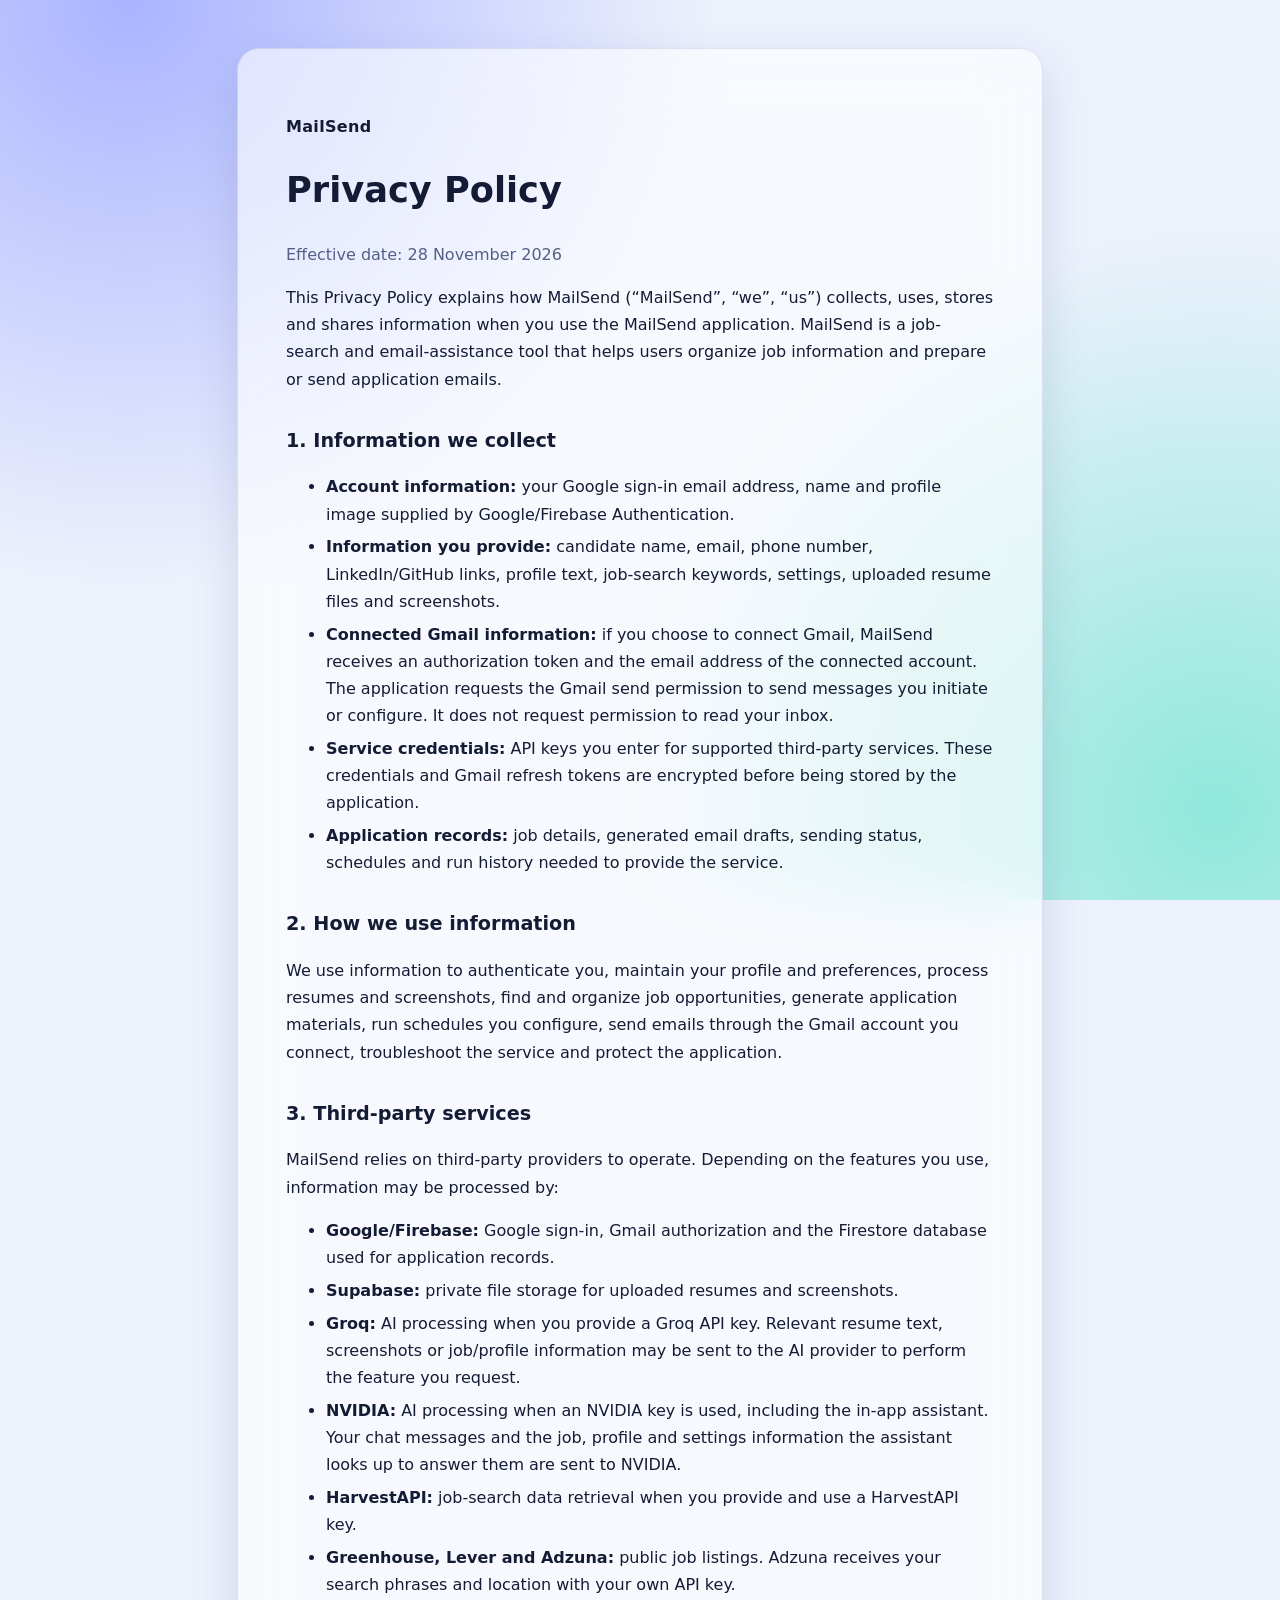
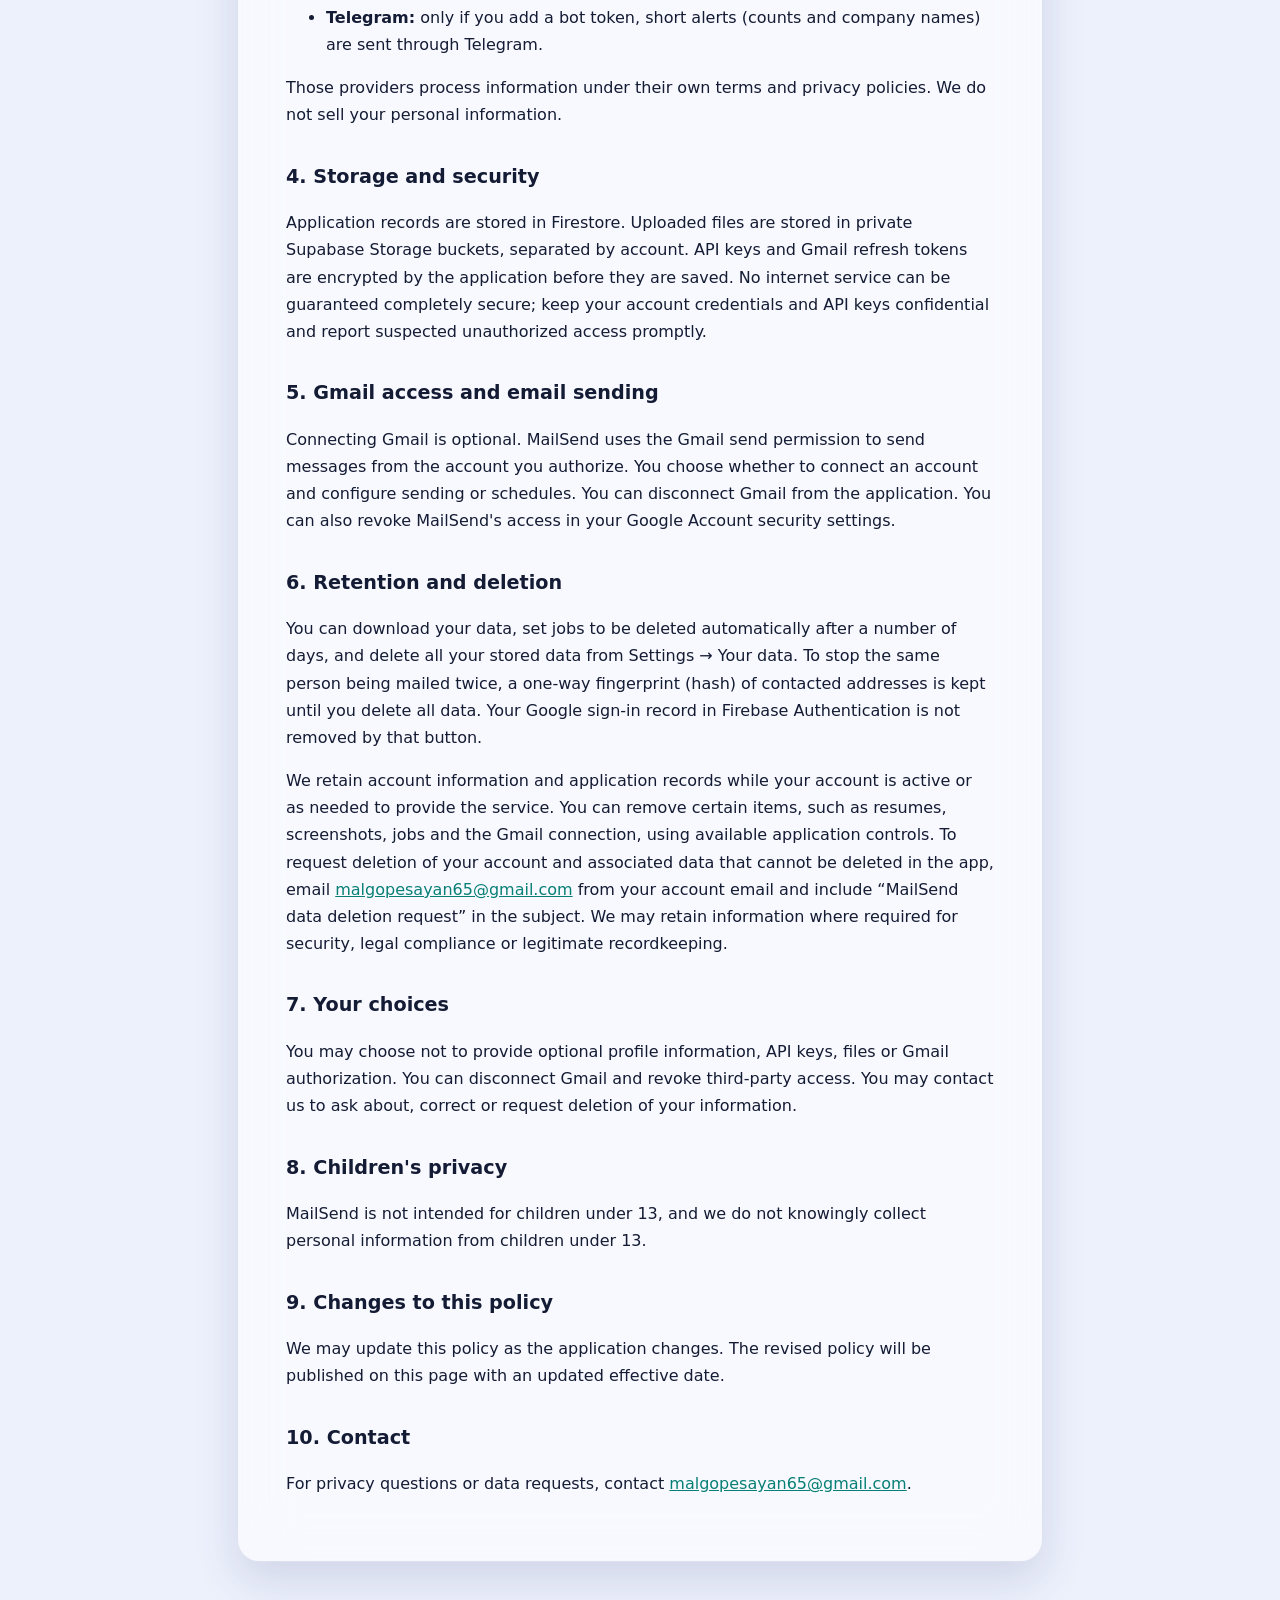
<file: static/privacy.html>
<!doctype html>
<html lang="en">
<head>
<meta charset="utf-8"><meta name="viewport" content="width=device-width,initial-scale=1">
<title>Privacy Policy | MailSend</title>
<script>(function(){var t;try{t=localStorage.getItem('jm-theme')}catch(e){}if(t!=='light'&&t!=='dark')t=matchMedia('(prefers-color-scheme: light)').matches?'light':'dark';document.documentElement.dataset.theme=t})();</script>
<link rel="stylesheet" href="/static/theme.css">
<style>*{box-sizing:border-box}body{margin:0;min-height:100vh;background:radial-gradient(circle at 10% 0,var(--b1),transparent 40%),radial-gradient(circle at 95% 90%,var(--b2),transparent 40%),var(--bg);background-attachment:fixed;color:var(--text);font:16px/1.7 system-ui,-apple-system,Segoe UI,Roboto,sans-serif}.wrap{max-width:850px;margin:48px auto;padding:0 22px}.paper{background:var(--glass);-webkit-backdrop-filter:blur(30px);backdrop-filter:blur(30px);border:1px solid var(--edge);border-radius:22px;padding:clamp(24px,5vw,48px);box-shadow:var(--shadow)}h1{line-height:1.2;font-size:2.2rem}h2{margin-top:2rem;font-size:1.2rem}a{color:var(--a2)}small,.muted{color:var(--muted)}.brand{font-weight:700;letter-spacing:.02em}li{margin:.35rem 0}</style></head>
<body><main class="wrap"><article class="paper">
<p class="brand">MailSend</p><h1>Privacy Policy</h1>
<p class="muted">Effective date: 28 November 2026</p>
<p>This Privacy Policy explains how MailSend (“MailSend”, “we”, “us”) collects, uses, stores and shares information when you use the MailSend application. MailSend is a job-search and email-assistance tool that helps users organize job information and prepare or send application emails.</p>
<h2>1. Information we collect</h2>
<ul>
<li><strong>Account information:</strong> your Google sign-in email address, name and profile image supplied by Google/Firebase Authentication.</li>
<li><strong>Information you provide:</strong> candidate name, email, phone number, LinkedIn/GitHub links, profile text, job-search keywords, settings, uploaded resume files and screenshots.</li>
<li><strong>Connected Gmail information:</strong> if you choose to connect Gmail, MailSend receives an authorization token and the email address of the connected account. The application requests the Gmail send permission to send messages you initiate or configure. It does not request permission to read your inbox.</li>
<li><strong>Service credentials:</strong> API keys you enter for supported third-party services. These credentials and Gmail refresh tokens are encrypted before being stored by the application.</li>
<li><strong>Application records:</strong> job details, generated email drafts, sending status, schedules and run history needed to provide the service.</li>
</ul>
<h2>2. How we use information</h2>
<p>We use information to authenticate you, maintain your profile and preferences, process resumes and screenshots, find and organize job opportunities, generate application materials, run schedules you configure, send emails through the Gmail account you connect, troubleshoot the service and protect the application.</p>
<h2>3. Third-party services</h2>
<p>MailSend relies on third-party providers to operate. Depending on the features you use, information may be processed by:</p>
<ul>
<li><strong>Google/Firebase:</strong> Google sign-in, Gmail authorization and the Firestore database used for application records.</li>
<li><strong>Supabase:</strong> private file storage for uploaded resumes and screenshots.</li>
<li><strong>Groq:</strong> AI processing when you provide a Groq API key. Relevant resume text, screenshots or job/profile information may be sent to the AI provider to perform the feature you request.</li>
<li><strong>NVIDIA:</strong> AI processing when an NVIDIA key is used, including the in-app assistant. Your chat messages and the job, profile and settings information the assistant looks up to answer them are sent to NVIDIA.</li>
  <li><strong>HarvestAPI:</strong> job-search data retrieval when you provide and use a HarvestAPI key.</li>
  <li><strong>Greenhouse, Lever and Adzuna:</strong> public job listings. Adzuna receives your search phrases and location with your own API key.</li>
  <li><strong>Telegram:</strong> only if you add a bot token, short alerts (counts and company names) are sent through Telegram.</li>
</ul>
<p>Those providers process information under their own terms and privacy policies. We do not sell your personal information.</p>
<h2>4. Storage and security</h2>
<p>Application records are stored in Firestore. Uploaded files are stored in private Supabase Storage buckets, separated by account. API keys and Gmail refresh tokens are encrypted by the application before they are saved. No internet service can be guaranteed completely secure; keep your account credentials and API keys confidential and report suspected unauthorized access promptly.</p>
<h2>5. Gmail access and email sending</h2>
<p>Connecting Gmail is optional. MailSend uses the Gmail send permission to send messages from the account you authorize. You choose whether to connect an account and configure sending or schedules. You can disconnect Gmail from the application. You can also revoke MailSend's access in your Google Account security settings.</p>
<h2>6. Retention and deletion</h2>
<p>You can download your data, set jobs to be deleted automatically after a number of days, and delete all your stored data from Settings → Your data. To stop the same person being mailed twice, a one-way fingerprint (hash) of contacted addresses is kept until you delete all data. Your Google sign-in record in Firebase Authentication is not removed by that button.</p>
<p>We retain account information and application records while your account is active or as needed to provide the service. You can remove certain items, such as resumes, screenshots, jobs and the Gmail connection, using available application controls. To request deletion of your account and associated data that cannot be deleted in the app, email <a href="mailto:malgopesayan65@gmail.com">malgopesayan65@gmail.com</a> from your account email and include “MailSend data deletion request” in the subject. We may retain information where required for security, legal compliance or legitimate recordkeeping.</p>
<h2>7. Your choices</h2>
<p>You may choose not to provide optional profile information, API keys, files or Gmail authorization. You can disconnect Gmail and revoke third-party access. You may contact us to ask about, correct or request deletion of your information.</p>
<h2>8. Children's privacy</h2>
<p>MailSend is not intended for children under 13, and we do not knowingly collect personal information from children under 13.</p>
<h2>9. Changes to this policy</h2>
<p>We may update this policy as the application changes. The revised policy will be published on this page with an updated effective date.</p>
<h2>10. Contact</h2>
<p>For privacy questions or data requests, contact <a href="mailto:malgopesayan65@gmail.com">malgopesayan65@gmail.com</a>.</p>
</article></main></body></html>
</file>
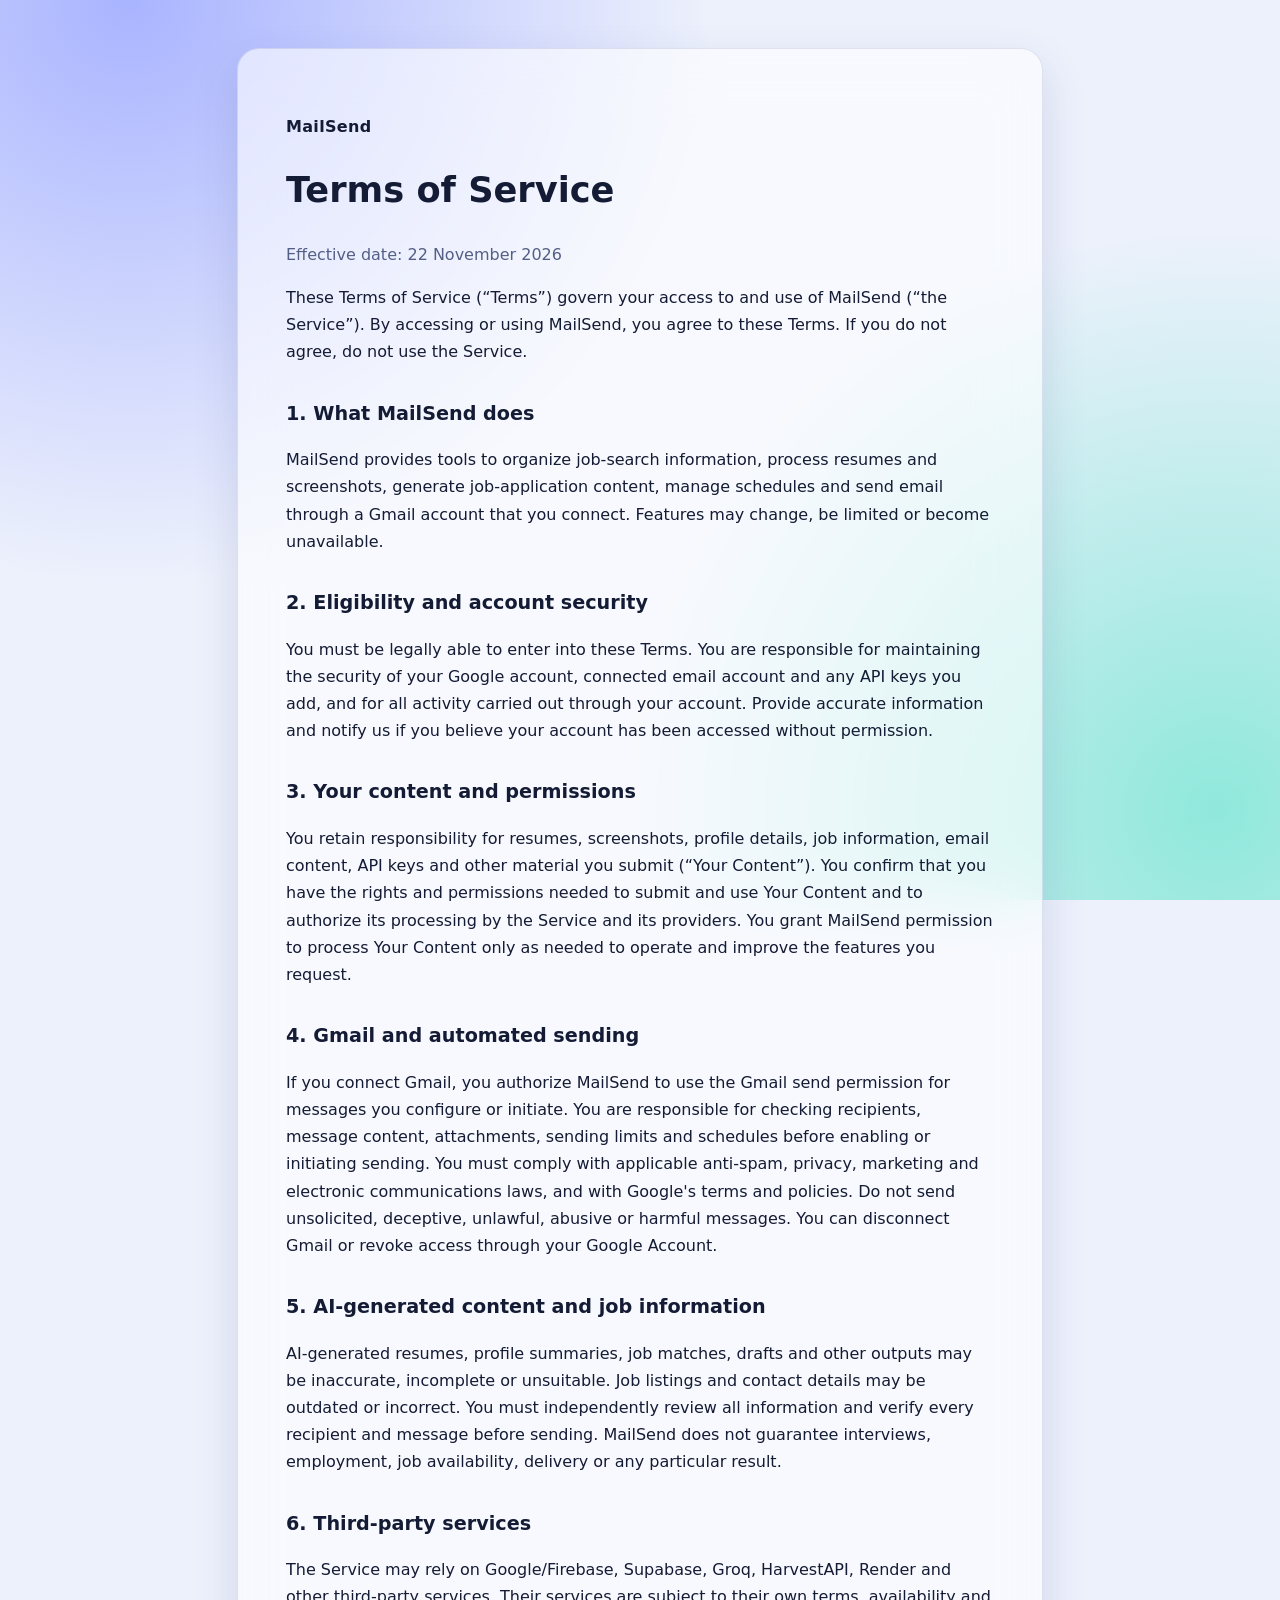
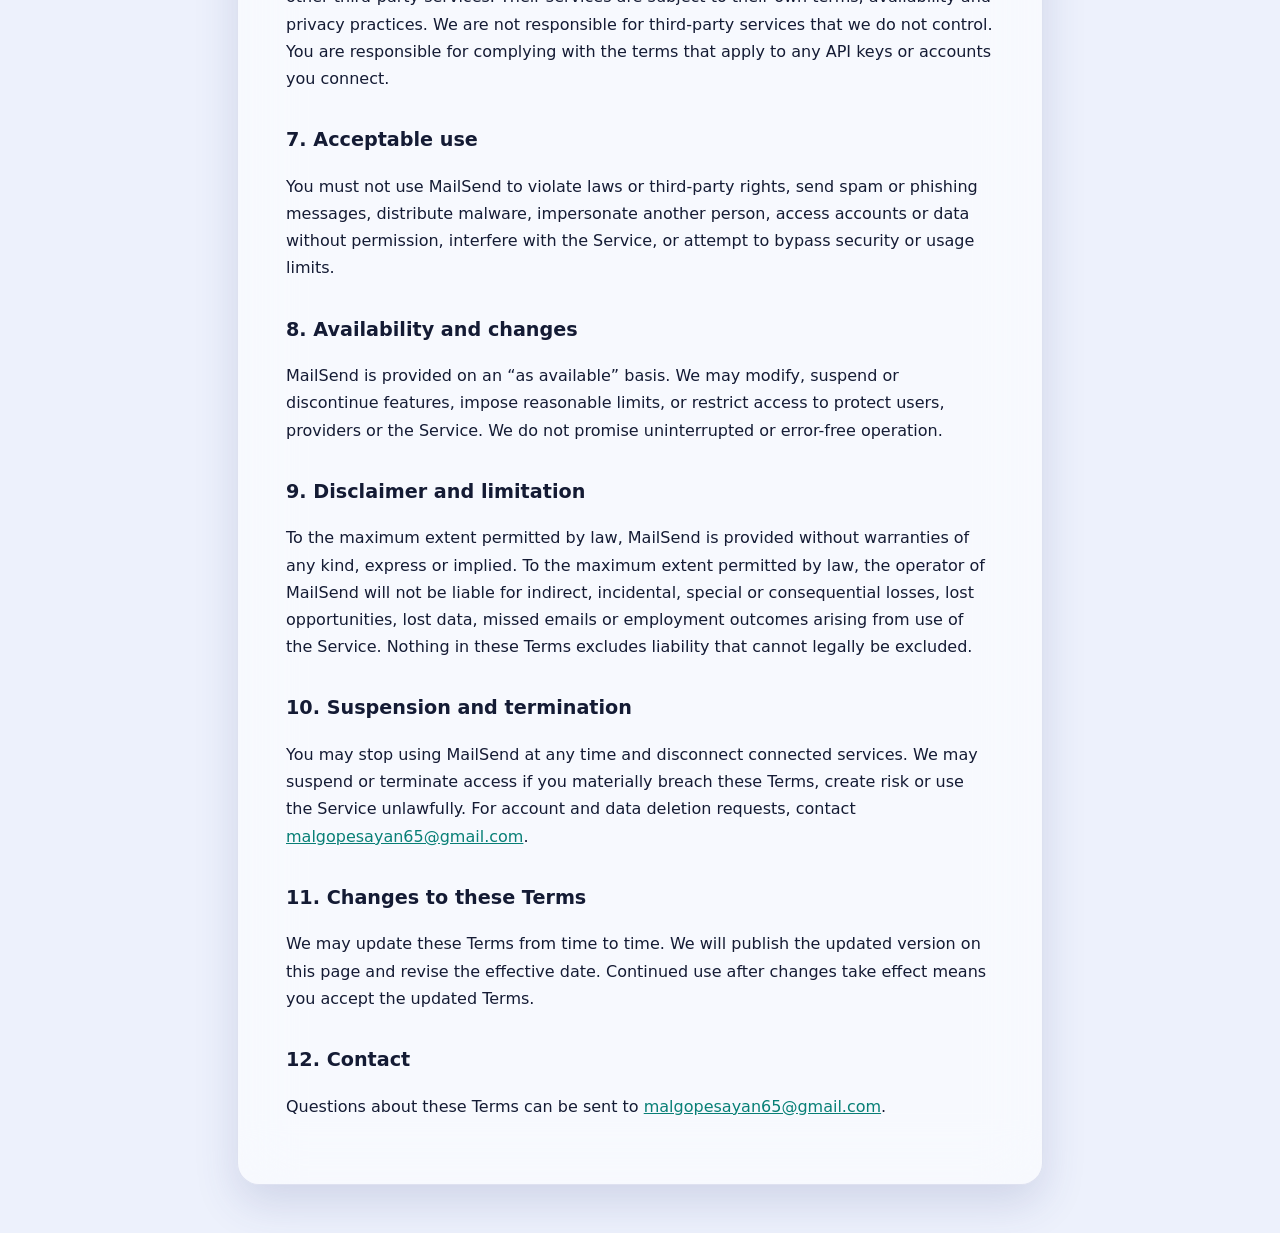
<file: static/terms.html>
<!doctype html>
<html lang="en">
<head>
<meta charset="utf-8"><meta name="viewport" content="width=device-width,initial-scale=1">
<title>Terms of Service | MailSend</title>
<script>(function(){var t;try{t=localStorage.getItem('jm-theme')}catch(e){}if(t!=='light'&&t!=='dark')t=matchMedia('(prefers-color-scheme: light)').matches?'light':'dark';document.documentElement.dataset.theme=t})();</script>
<link rel="stylesheet" href="/static/theme.css">
<style>*{box-sizing:border-box}body{margin:0;min-height:100vh;background:radial-gradient(circle at 10% 0,var(--b1),transparent 40%),radial-gradient(circle at 95% 90%,var(--b2),transparent 40%),var(--bg);background-attachment:fixed;color:var(--text);font:16px/1.7 system-ui,-apple-system,Segoe UI,Roboto,sans-serif}.wrap{max-width:850px;margin:48px auto;padding:0 22px}.paper{background:var(--glass);-webkit-backdrop-filter:blur(30px);backdrop-filter:blur(30px);border:1px solid var(--edge);border-radius:22px;padding:clamp(24px,5vw,48px);box-shadow:var(--shadow)}h1{line-height:1.2;font-size:2.2rem}h2{margin-top:2rem;font-size:1.2rem}a{color:var(--a2)}small,.muted{color:var(--muted)}.brand{font-weight:700;letter-spacing:.02em}li{margin:.35rem 0}</style></head>
<body><main class="wrap"><article class="paper">
<p class="brand">MailSend</p><h1>Terms of Service</h1>
<p class="muted">Effective date: 22 November 2026</p>
<p>These Terms of Service (“Terms”) govern your access to and use of MailSend (“the Service”). By accessing or using MailSend, you agree to these Terms. If you do not agree, do not use the Service.</p>
<h2>1. What MailSend does</h2>
<p>MailSend provides tools to organize job-search information, process resumes and screenshots, generate job-application content, manage schedules and send email through a Gmail account that you connect. Features may change, be limited or become unavailable.</p>
<h2>2. Eligibility and account security</h2>
<p>You must be legally able to enter into these Terms. You are responsible for maintaining the security of your Google account, connected email account and any API keys you add, and for all activity carried out through your account. Provide accurate information and notify us if you believe your account has been accessed without permission.</p>
<h2>3. Your content and permissions</h2>
<p>You retain responsibility for resumes, screenshots, profile details, job information, email content, API keys and other material you submit (“Your Content”). You confirm that you have the rights and permissions needed to submit and use Your Content and to authorize its processing by the Service and its providers. You grant MailSend permission to process Your Content only as needed to operate and improve the features you request.</p>
<h2>4. Gmail and automated sending</h2>
<p>If you connect Gmail, you authorize MailSend to use the Gmail send permission for messages you configure or initiate. You are responsible for checking recipients, message content, attachments, sending limits and schedules before enabling or initiating sending. You must comply with applicable anti-spam, privacy, marketing and electronic communications laws, and with Google's terms and policies. Do not send unsolicited, deceptive, unlawful, abusive or harmful messages. You can disconnect Gmail or revoke access through your Google Account.</p>
<h2>5. AI-generated content and job information</h2>
<p>AI-generated resumes, profile summaries, job matches, drafts and other outputs may be inaccurate, incomplete or unsuitable. Job listings and contact details may be outdated or incorrect. You must independently review all information and verify every recipient and message before sending. MailSend does not guarantee interviews, employment, job availability, delivery or any particular result.</p>
<h2>6. Third-party services</h2>
<p>The Service may rely on Google/Firebase, Supabase, Groq, HarvestAPI, Render and other third-party services. Their services are subject to their own terms, availability and privacy practices. We are not responsible for third-party services that we do not control. You are responsible for complying with the terms that apply to any API keys or accounts you connect.</p>
<h2>7. Acceptable use</h2>
<p>You must not use MailSend to violate laws or third-party rights, send spam or phishing messages, distribute malware, impersonate another person, access accounts or data without permission, interfere with the Service, or attempt to bypass security or usage limits.</p>
<h2>8. Availability and changes</h2>
<p>MailSend is provided on an “as available” basis. We may modify, suspend or discontinue features, impose reasonable limits, or restrict access to protect users, providers or the Service. We do not promise uninterrupted or error-free operation.</p>
<h2>9. Disclaimer and limitation</h2>
<p>To the maximum extent permitted by law, MailSend is provided without warranties of any kind, express or implied. To the maximum extent permitted by law, the operator of MailSend will not be liable for indirect, incidental, special or consequential losses, lost opportunities, lost data, missed emails or employment outcomes arising from use of the Service. Nothing in these Terms excludes liability that cannot legally be excluded.</p>
<h2>10. Suspension and termination</h2>
<p>You may stop using MailSend at any time and disconnect connected services. We may suspend or terminate access if you materially breach these Terms, create risk or use the Service unlawfully. For account and data deletion requests, contact <a href="mailto:malgopesayan65@gmail.com">malgopesayan65@gmail.com</a>.</p>
<h2>11. Changes to these Terms</h2>
<p>We may update these Terms from time to time. We will publish the updated version on this page and revise the effective date. Continued use after changes take effect means you accept the updated Terms.</p>
<h2>12. Contact</h2>
<p>Questions about these Terms can be sent to <a href="mailto:malgopesayan65@gmail.com">malgopesayan65@gmail.com</a>.</p>
</article></main></body></html>
</file>
<file: static/theme.css>
/* Shared design tokens: used by the app, privacy and terms pages */
:root,[data-theme=dark]{
  color-scheme:dark;
  --bg:#070B17; --bg2:#0C1326; --glass:rgba(22,31,58,.55); --glass2:rgba(40,52,92,.38); --solid:#111A33;
  --edge:rgba(166,184,255,.16); --edge2:rgba(166,184,255,.30); --shine:rgba(255,255,255,.10);
  --text:#ECF0FF; --muted:#98A3C7; --field:rgba(5,9,22,.55);
  --a1:#7C7CFF; --a2:#2FD9C5; --hot:#FF7A66; --warn:#FFC25C; --green:#3DDC97; --red:#FF6B81;
  --on-accent:#06101F; --shadow:0 18px 50px rgba(0,0,0,.45);
  --b1:#3D3BCE; --b2:#0F8F8A; --b3:#B4416B; --blob:.55;
}
[data-theme=light]{
  color-scheme:light;
  --bg:#EDF1FC; --bg2:#E3F4F4; --glass:rgba(255,255,255,.58); --glass2:rgba(255,255,255,.45); --solid:#FFFFFF;
  --edge:rgba(75,88,160,.15); --edge2:rgba(75,88,160,.30); --shine:rgba(255,255,255,.85);
  --text:#141B34; --muted:#545F85; --field:rgba(255,255,255,.75);
  --a1:#4B46D9; --a2:#087F76; --hot:#C93D2C; --warn:#8F5600; --green:#0B7A4B; --red:#C0263F;
  --on-accent:#FFFFFF; --shadow:0 18px 44px rgba(56,68,128,.16);
  --b1:#A9B4FF; --b2:#8FE8DB; --b3:#FFC0B4; --blob:.75;
}
</file>
